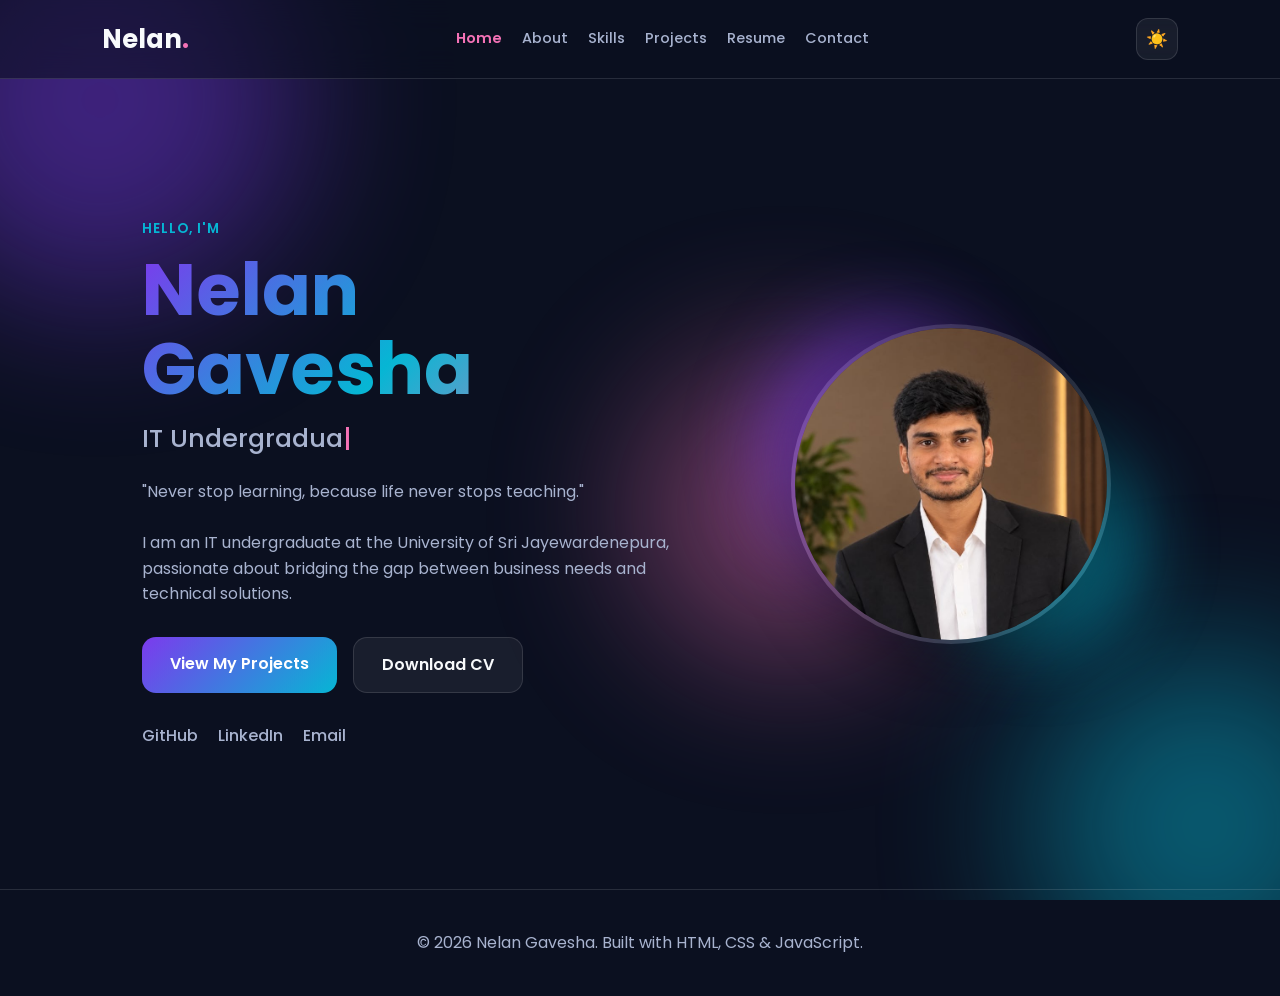
<file: index.html>
<!DOCTYPE html>
<html lang="en">
<head>
  <meta charset="UTF-8" />
  <meta name="viewport" content="width=device-width, initial-scale=1.0" />
  <title>Nelan Gavesha | Home</title>
  <link rel="icon" type="image/png" href="assets/favicon.png" />
  <link rel="stylesheet" href="style.css" />
  <link href="https://fonts.googleapis.com/css2?family=Poppins:wght@300;400;500;600;700&display=swap" rel="stylesheet">
</head>
<body>
  <div class="animated-bg"><span></span><span></span><span></span></div>

  <header class="header">
    <a href="index.html" class="logo">Nelan<span>.</span></a>
    <nav class="nav" id="nav">
      <a href="index.html" class="active">Home</a>
      <a href="about.html">About</a>
      <a href="skills.html">Skills</a>
      <a href="projects.html">Projects</a>
      <a href="resume.html">Resume</a>
      <a href="contact.html">Contact</a>
    </nav>
    <div class="header-actions">
      <button class="theme-toggle" id="themeToggle" aria-label="Toggle theme">☀️</button>
      <button class="menu-toggle" id="menuToggle" aria-label="Toggle menu">☰</button>
    </div>
  </header>

  <main>
    <section class="hero section">
      <div class="hero-content">
        <p class="eyebrow">Hello, I'm</p>
        <h1>Nelan Gavesha</h1>
        <h2><span id="typed-text"></span><span class="cursor">|</span></h2>
        <p class="hero-text">
          "Never stop learning, because life never stops teaching." <br><br>
          I am an IT undergraduate at the University of Sri Jayewardenepura, passionate about bridging the gap between business needs and technical solutions.
        </p>
        <div class="hero-buttons">
          <a href="projects.html" class="btn primary">View My Projects</a>
          <a href="assets/Nelan_Gavesha_CV.pdf" class="btn secondary" download>Download CV</a>
        </div>
        <div class="socials">
          <a href="https://github.com/Nelan-Gavesha" target="_blank" rel="noopener">GitHub</a>
          <a href="https://www.linkedin.com/in/nelan-gavesha-a868a5434" target="_blank" rel="noopener">LinkedIn</a>
          <a href="mailto:nelangavesha2004@gmail.com">Email</a>
        </div>
      </div>
      <div class="hero-visual">
        <div class="orb orb-1"></div>
        <div class="orb orb-2"></div>
        <img src="assets/profile.jpg" alt="Nelan Gavesha" class="profile-img" width="320" height="320">
      </div>
    </section>
  </main>

  <footer>
    <p>© <span id="year"></span> Nelan Gavesha. Built with HTML, CSS & JavaScript.</p>
  </footer>
  <script src="script.js"></script>
</body>
</html>
</file>
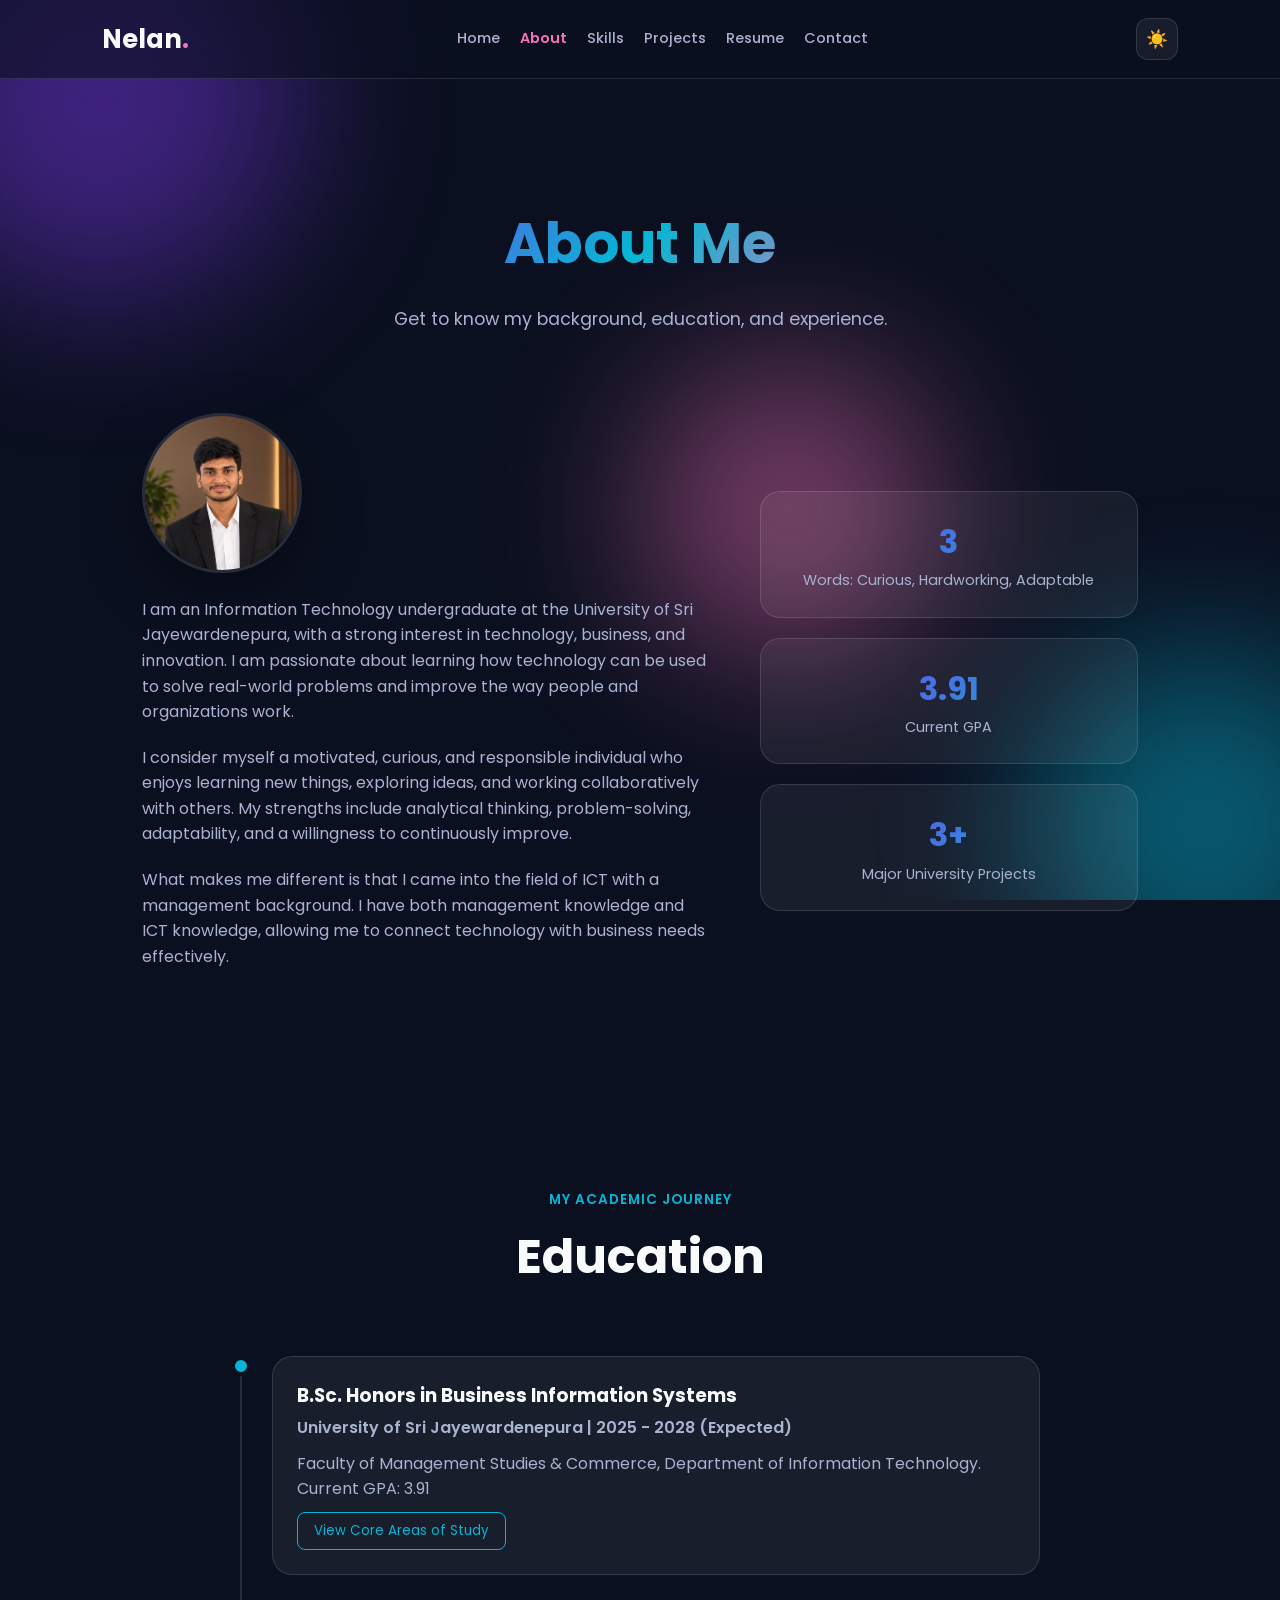
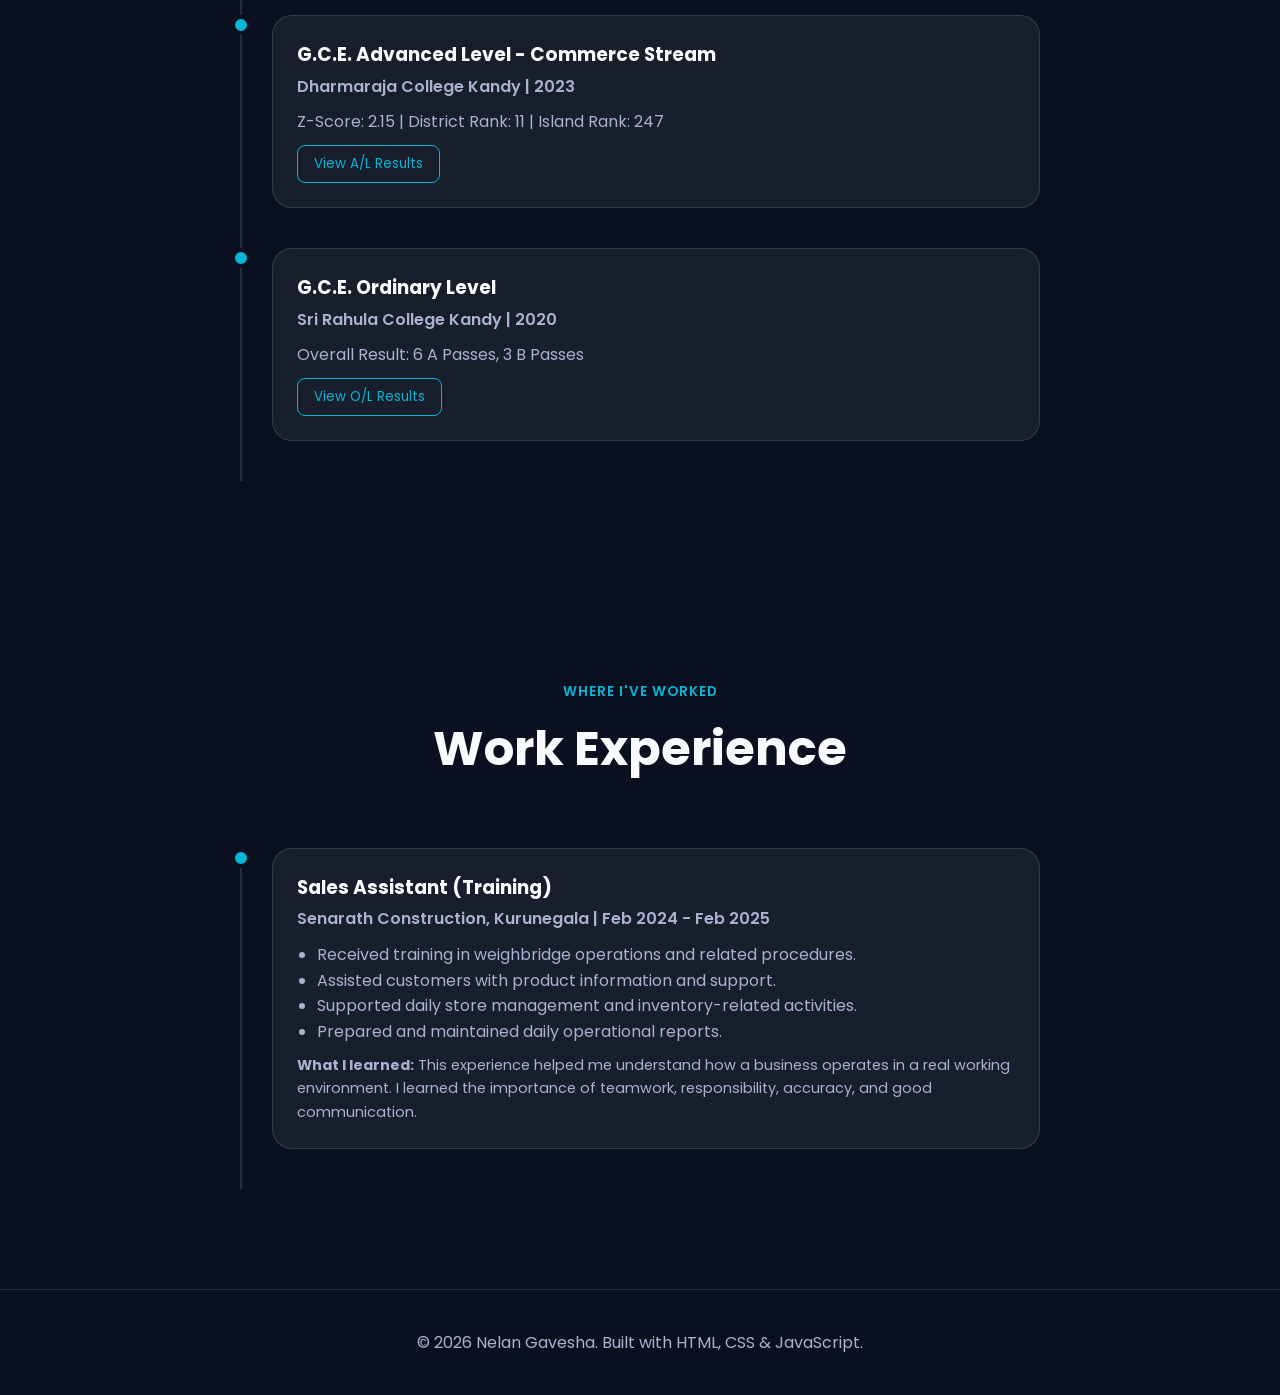
<file: about.html>
<!DOCTYPE html>
<html lang="en">
<head>
  <meta charset="UTF-8" />
  <meta name="viewport" content="width=device-width, initial-scale=1.0" />
  <title>Nelan Gavesha | About Me</title>
  <link rel="icon" type="image/png" href="assets/favicon.png" />
  <link rel="stylesheet" href="style.css" />
  <link href="https://fonts.googleapis.com/css2?family=Poppins:wght@300;400;500;600;700&display=swap" rel="stylesheet">
</head>
<body>
  <div class="animated-bg"><span></span><span></span><span></span></div>

  <header class="header">
    <a href="index.html" class="logo">Nelan<span>.</span></a>
    <nav class="nav" id="nav">
      <a href="index.html">Home</a>
      <a href="about.html" class="active">About</a>
      <a href="skills.html">Skills</a>
      <a href="projects.html">Projects</a>
      <a href="resume.html">Resume</a>
      <a href="contact.html">Contact</a>
    </nav>
    <div class="header-actions">
      <button class="theme-toggle" id="themeToggle" aria-label="Toggle theme">☀️</button>
      <button class="menu-toggle" id="menuToggle" aria-label="Toggle menu">☰</button>
    </div>
  </header>

  <main>
    <div class="page-header">
      <h1>About Me</h1>
      <p>Get to know my background, education, and experience.</p>
    </div>

    <section class="section section-inner reveal">
      <div class="about-grid">
        <div class="about-text">
          <img src="assets/profile.jpg" alt="Nelan Gavesha" class="about-photo" width="160" height="160" loading="lazy">
          <p>I am an Information Technology undergraduate at the University of Sri Jayewardenepura, with a strong interest in technology, business, and innovation. I am passionate about learning how technology can be used to solve real-world problems and improve the way people and organizations work.</p>
          <p>I consider myself a motivated, curious, and responsible individual who enjoys learning new things, exploring ideas, and working collaboratively with others. My strengths include analytical thinking, problem-solving, adaptability, and a willingness to continuously improve.</p>
          <p>What makes me different is that I came into the field of ICT with a management background. I have both management knowledge and ICT knowledge, allowing me to connect technology with business needs effectively.</p>
        </div>
        <div class="about-stats">
          <div class="stat"><strong>3</strong><span>Words: Curious, Hardworking, Adaptable</span></div>
          <div class="stat"><strong>3.91</strong><span>Current GPA</span></div>
          <div class="stat"><strong>3+</strong><span>Major University Projects</span></div>
        </div>
      </div>
    </section>

    <section class="section reveal">
      <div class="section-title">
        <p>My Academic Journey</p>
        <h2>Education</h2>
      </div>
      <div class="timeline">
        <div class="timeline-item">
          <div class="timeline-dot"></div>
          <div class="timeline-content">
            <h3>B.Sc. Honors in Business Information Systems</h3>
            <p class="company">University of Sri Jayewardenepura | 2025 - 2028 (Expected)</p>
            <p>Faculty of Management Studies & Commerce, Department of Information Technology. Current GPA: 3.91</p>
            <button class="accordion-btn">View Core Areas of Study</button>
            <div class="accordion-content">
              <ul>
                <li><strong>Core Business:</strong> Management, Accounting, Finance, Marketing, HRM.</li>
                <li><strong>Information Systems:</strong> ERP, MIS, IT Governance, Digital Transformation.</li>
                <li><strong>Systems Analysis & Design:</strong> Requirements engineering, SDLC, Workflow testing.</li>
                <li><strong>Data Skills:</strong> Database Management (SQL), Data Analysis, BI.</li>
                <li><strong>Programming:</strong> Web development, Basic programming, IT infrastructure.</li>
              </ul>
            </div>
          </div>
        </div>
        <div class="timeline-item">
          <div class="timeline-dot"></div>
          <div class="timeline-content">
            <h3>G.C.E. Advanced Level - Commerce Stream</h3>
            <p class="company">Dharmaraja College Kandy | 2023</p>
            <p>Z-Score: 2.15 | District Rank: 11 | Island Rank: 247</p>
            <button class="accordion-btn">View A/L Results</button>
            <div class="accordion-content">
              <ul>
                <li>Information & Communication Technology - <strong>A</strong></li>
                <li>Accounting - <strong>A</strong></li>
                <li>Business Studies - <strong>A</strong></li>
                <li>General English - <strong>A</strong></li>
              </ul>
            </div>
          </div>
        </div>
        <div class="timeline-item">
          <div class="timeline-dot"></div>
          <div class="timeline-content">
            <h3>G.C.E. Ordinary Level</h3>
            <p class="company">Sri Rahula College Kandy | 2020</p>
            <p>Overall Result: 6 A Passes, 3 B Passes</p>
            <button class="accordion-btn">View O/L Results</button>
            <div class="accordion-content">
              <ul>
                <li>Mathematics - <strong>A</strong></li>
                <li>Science - <strong>B</strong></li>
                <li>English Language - <strong>A</strong></li>
                <li>Sinhala - <strong>A</strong></li>
                <li>History - <strong>A</strong></li>
                <li>Buddhism - <strong>A</strong></li>
                <li>Civics - <strong>A</strong></li>
                <li>Western Music - <strong>B</strong></li>
                <li>ICT - <strong>B</strong></li>
              </ul>
            </div>
          </div>
        </div>
      </div>
    </section>

    <section class="section reveal">
      <div class="section-title">
        <p>Where I've worked</p>
        <h2>Work Experience</h2>
      </div>
      <div class="timeline">
        <div class="timeline-item">
          <div class="timeline-dot"></div>
          <div class="timeline-content">
            <h3>Sales Assistant (Training)</h3>
            <p class="company">Senarath Construction, Kurunegala | Feb 2024 - Feb 2025</p>
            <ul>
              <li>Received training in weighbridge operations and related procedures.</li>
              <li>Assisted customers with product information and support.</li>
              <li>Supported daily store management and inventory-related activities.</li>
              <li>Prepared and maintained daily operational reports.</li>
            </ul>
            <p class="learned"><strong>What I learned:</strong> This experience helped me understand how a business operates in a real working environment. I learned the importance of teamwork, responsibility, accuracy, and good communication.</p>
          </div>
        </div>
      </div>
    </section>
  </main>

  <footer>
    <p>© <span id="year"></span> Nelan Gavesha. Built with HTML, CSS & JavaScript.</p>
  </footer>
  <script src="script.js"></script>
</body>
</html>
</file>
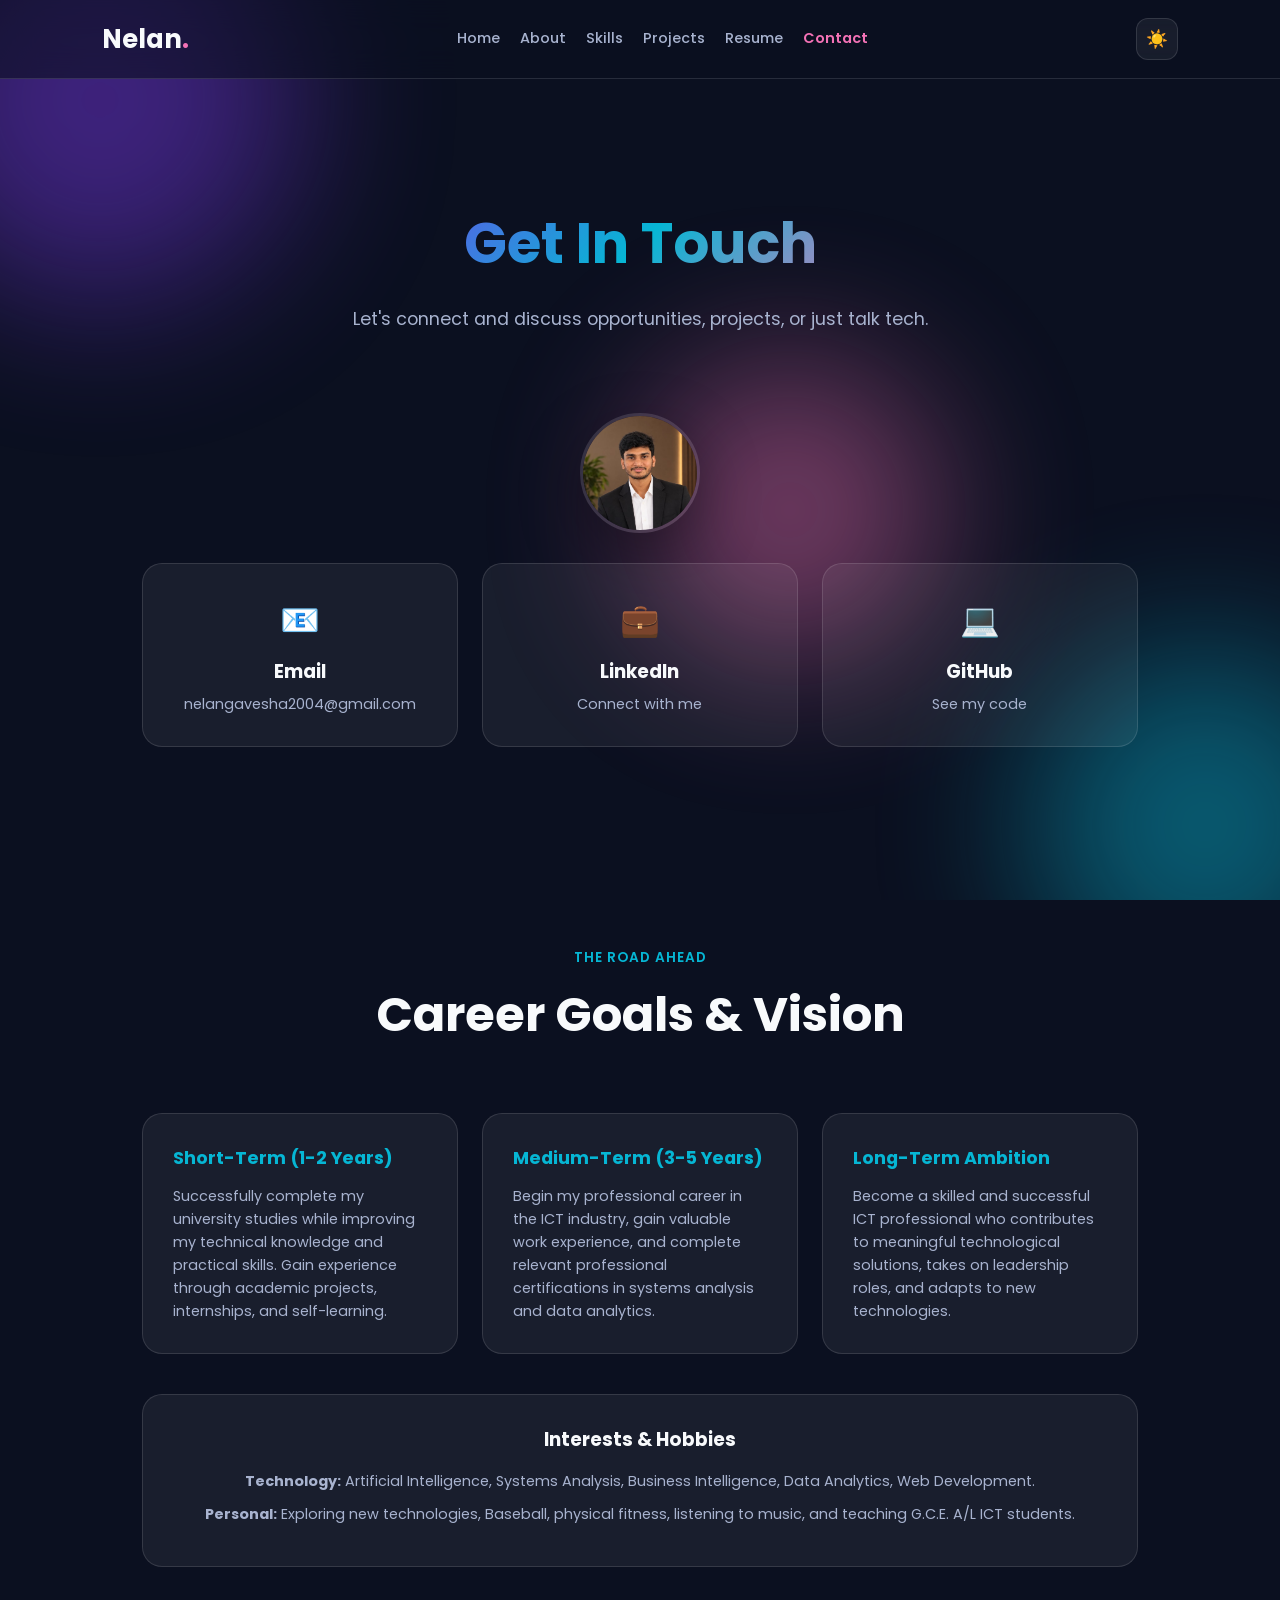
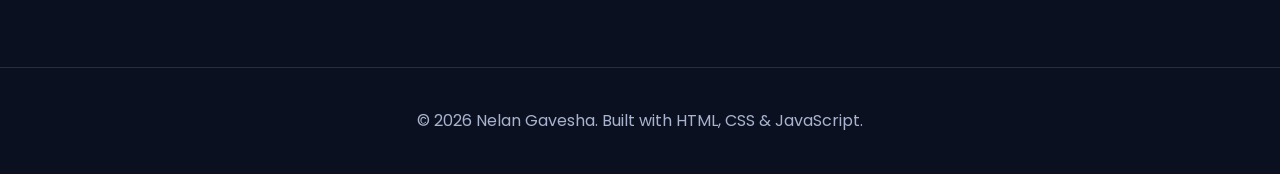
<file: contact.html>
<!DOCTYPE html>
<html lang="en">
<head>
  <meta charset="UTF-8" />
  <meta name="viewport" content="width=device-width, initial-scale=1.0" />
  <title>Nelan Gavesha | Contact & Vision</title>
  <link rel="icon" type="image/png" href="assets/favicon.png" />
  <link rel="stylesheet" href="style.css" />
  <link href="https://fonts.googleapis.com/css2?family=Poppins:wght@300;400;500;600;700&display=swap" rel="stylesheet">
</head>
<body>
  <div class="animated-bg"><span></span><span></span><span></span></div>

  <header class="header">
    <a href="index.html" class="logo">Nelan<span>.</span></a>
    <nav class="nav" id="nav">
      <a href="index.html">Home</a>
      <a href="about.html">About</a>
      <a href="skills.html">Skills</a>
      <a href="projects.html">Projects</a>
      <a href="resume.html">Resume</a>
      <a href="contact.html" class="active">Contact</a>
    </nav>
    <div class="header-actions">
      <button class="theme-toggle" id="themeToggle" aria-label="Toggle theme">☀️</button>
      <button class="menu-toggle" id="menuToggle" aria-label="Toggle menu">☰</button>
    </div>
  </header>

  <main>
    <div class="page-header">
      <h1>Get In Touch</h1>
      <p>Let's connect and discuss opportunities, projects, or just talk tech.</p>
    </div>

    <section class="section section-inner reveal">
      <img src="assets/profile.jpg" alt="Nelan Gavesha" class="contact-photo" width="120" height="120" loading="lazy">
      <div class="contact-grid">
        <a href="mailto:nelangavesha2004@gmail.com" class="contact-card">
          <span>📧</span><h3>Email</h3><p>nelangavesha2004@gmail.com</p>
        </a>
        <a href="https://www.linkedin.com/in/nelan-gavesha-a868a5434" target="_blank" rel="noopener" class="contact-card">
          <span>💼</span><h3>LinkedIn</h3><p>Connect with me</p>
        </a>
        <a href="https://github.com/Nelan-Gavesha" target="_blank" rel="noopener" class="contact-card">
          <span>💻</span><h3>GitHub</h3><p>See my code</p>
        </a>
      </div>
    </section>

    <section class="section reveal">
      <div class="section-title">
        <p>The road ahead</p>
        <h2>Career Goals & Vision</h2>
      </div>
      <div class="vision-grid">
        <div class="vision-card">
          <h3>Short-Term (1-2 Years)</h3>
          <p>Successfully complete my university studies while improving my technical knowledge and practical skills. Gain experience through academic projects, internships, and self-learning.</p>
        </div>
        <div class="vision-card">
          <h3>Medium-Term (3-5 Years)</h3>
          <p>Begin my professional career in the ICT industry, gain valuable work experience, and complete relevant professional certifications in systems analysis and data analytics.</p>
        </div>
        <div class="vision-card">
          <h3>Long-Term Ambition</h3>
          <p>Become a skilled and successful ICT professional who contributes to meaningful technological solutions, takes on leadership roles, and adapts to new technologies.</p>
        </div>
      </div>
      <div class="interests-box">
        <h3>Interests & Hobbies</h3>
        <p><strong>Technology:</strong> Artificial Intelligence, Systems Analysis, Business Intelligence, Data Analytics, Web Development.</p>
        <p><strong>Personal:</strong> Exploring new technologies, Baseball, physical fitness, listening to music, and teaching G.C.E. A/L ICT students.</p>
      </div>
    </section>
  </main>

  <footer>
    <p>© <span id="year"></span> Nelan Gavesha. Built with HTML, CSS & JavaScript.</p>
  </footer>
  <script src="script.js"></script>
</body>
</html>
</file>
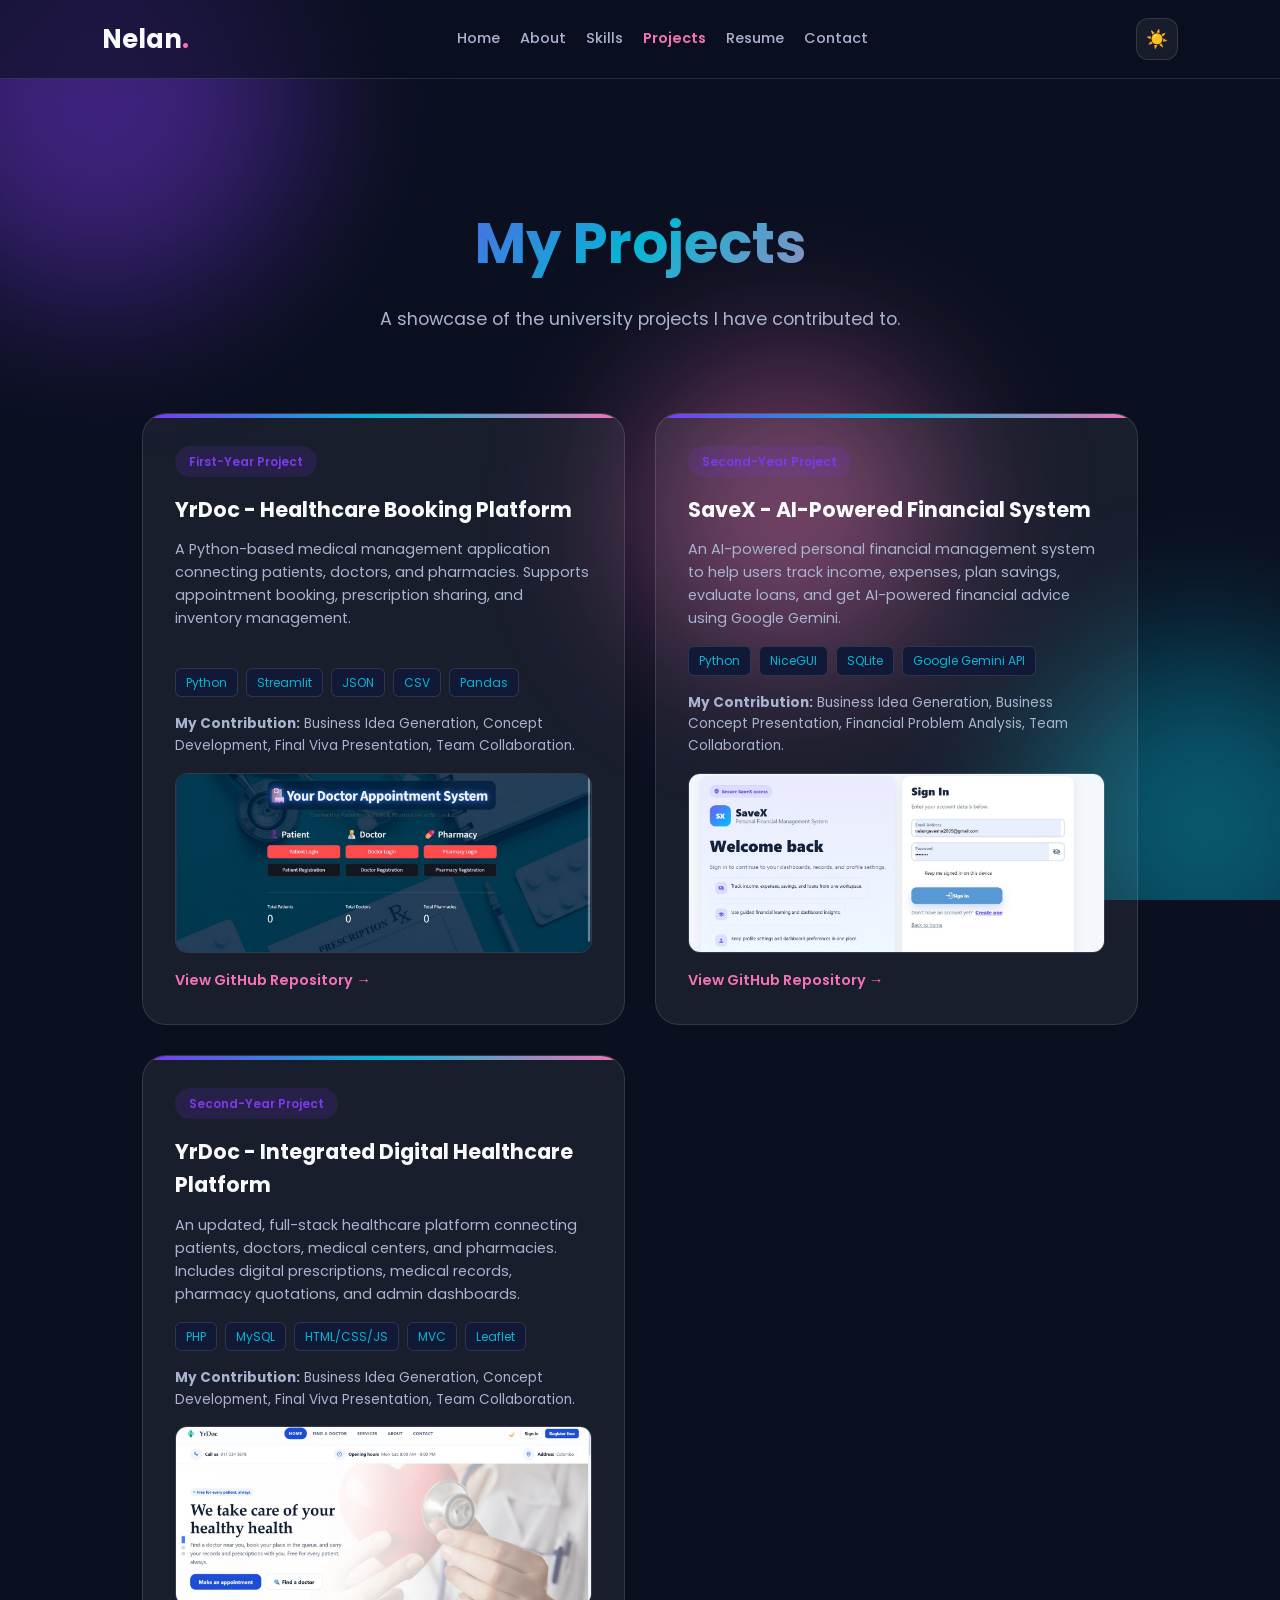
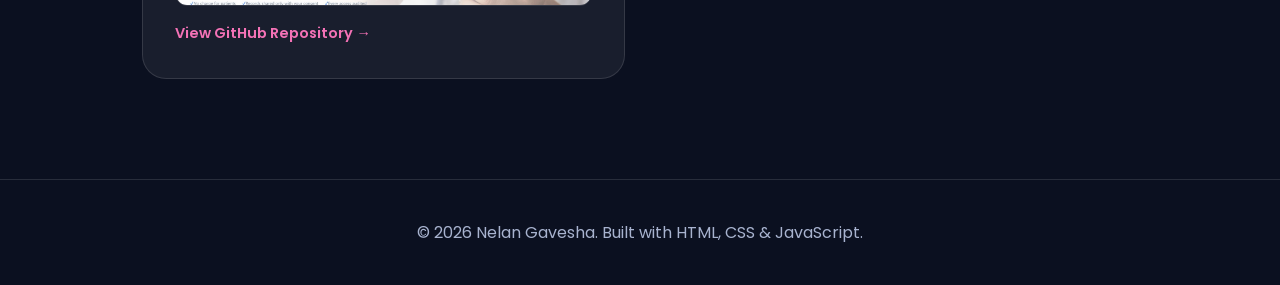
<file: projects.html>
<!DOCTYPE html>
<html lang="en">
<head>
  <meta charset="UTF-8" />
  <meta name="viewport" content="width=device-width, initial-scale=1.0" />
  <title>Nelan Gavesha | Projects</title>
  <link rel="icon" type="image/png" href="assets/favicon.png" />
  <link rel="stylesheet" href="style.css" />
  <link href="https://fonts.googleapis.com/css2?family=Poppins:wght@300;400;500;600;700&display=swap" rel="stylesheet">
</head>
<body>
  <div class="animated-bg"><span></span><span></span><span></span></div>

  <header class="header">
    <a href="index.html" class="logo">Nelan<span>.</span></a>
    <nav class="nav" id="nav">
      <a href="index.html">Home</a>
      <a href="about.html">About</a>
      <a href="skills.html">Skills</a>
      <a href="projects.html" class="active">Projects</a>
      <a href="resume.html">Resume</a>
      <a href="contact.html">Contact</a>
    </nav>
    <div class="header-actions">
      <button class="theme-toggle" id="themeToggle" aria-label="Toggle theme">☀️</button>
      <button class="menu-toggle" id="menuToggle" aria-label="Toggle menu">☰</button>
    </div>
  </header>

  <main>
    <div class="page-header">
      <h1>My Projects</h1>
      <p>A showcase of the university projects I have contributed to.</p>
    </div>

    <section class="section section-inner reveal">
      <div class="projects-grid">
        
        <!-- PROJECT 1 -->
        <article class="project-card">
          <div class="project-badge">First-Year Project</div>
          <h3>YrDoc - Healthcare Booking Platform</h3>
          <p class="project-desc">A Python-based medical management application connecting patients, doctors, and pharmacies. Supports appointment booking, prescription sharing, and inventory management.</p>
          <div class="project-tech">
            <span>Python</span><span>Streamlit</span><span>JSON</span><span>CSV</span><span>Pandas</span>
          </div>
          <p class="project-contrib"><strong>My Contribution:</strong> Business Idea Generation, Concept Development, Final Viva Presentation, Team Collaboration.</p>
          <a class="project-img-placeholder" href="assets/yrdoc1.jpg" target="_blank" rel="noopener" title="Click to view full size">
            <img src="assets/yrdoc1.jpg" alt="YrDoc Screenshot" loading="lazy">
          </a>
          <a href="https://github.com/Nelan-Gavesha/1st-year-2nd-sem.git" target="_blank" class="project-link">View GitHub Repository →</a>
        </article>

        <!-- PROJECT 2 -->
        <article class="project-card">
          <div class="project-badge">Second-Year Project</div>
          <h3>SaveX - AI-Powered Financial System</h3>
          <p class="project-desc">An AI-powered personal financial management system to help users track income, expenses, plan savings, evaluate loans, and get AI-powered financial advice using Google Gemini.</p>
          <div class="project-tech">
            <span>Python</span><span>NiceGUI</span><span>SQLite</span><span>Google Gemini API</span>
          </div>
          <p class="project-contrib"><strong>My Contribution:</strong> Business Idea Generation, Business Concept Presentation, Financial Problem Analysis, Team Collaboration.</p>
          <a class="project-img-placeholder" href="assets/savex.jpg" target="_blank" rel="noopener" title="Click to view full size">
            <img src="assets/savex.jpg" alt="SaveX Screenshot" loading="lazy">
          </a>
          <a href="https://github.com/Nelan-Gavesha/2nd-year-1st-sem.git" target="_blank" class="project-link">View GitHub Repository →</a>
        </article>

        <!-- PROJECT 3 -->
        <article class="project-card">
          <div class="project-badge">Second-Year Project</div>
          <h3>YrDoc - Integrated Digital Healthcare Platform</h3>
          <p class="project-desc">An updated, full-stack healthcare platform connecting patients, doctors, medical centers, and pharmacies. Includes digital prescriptions, medical records, pharmacy quotations, and admin dashboards.</p>
          <div class="project-tech">
            <span>PHP</span><span>MySQL</span><span>HTML/CSS/JS</span><span>MVC</span><span>Leaflet</span>
          </div>
          <p class="project-contrib"><strong>My Contribution:</strong> Business Idea Generation, Concept Development, Final Viva Presentation, Team Collaboration.</p>
          <a class="project-img-placeholder" href="assets/yrdoc2.jpg" target="_blank" rel="noopener" title="Click to view full size">
            <img src="assets/yrdoc2.jpg" alt="YrDoc Updated Screenshot" loading="lazy">
          </a>
          <a href="https://github.com/Nelan-Gavesha/2nd-Year-2nd-Sem.git" target="_blank" class="project-link">View GitHub Repository →</a>
        </article>
      </div>
    </section>
  </main>

  <footer>
    <p>© <span id="year"></span> Nelan Gavesha. Built with HTML, CSS & JavaScript.</p>
  </footer>
  <script src="script.js"></script>
</body>
</html>
</file>
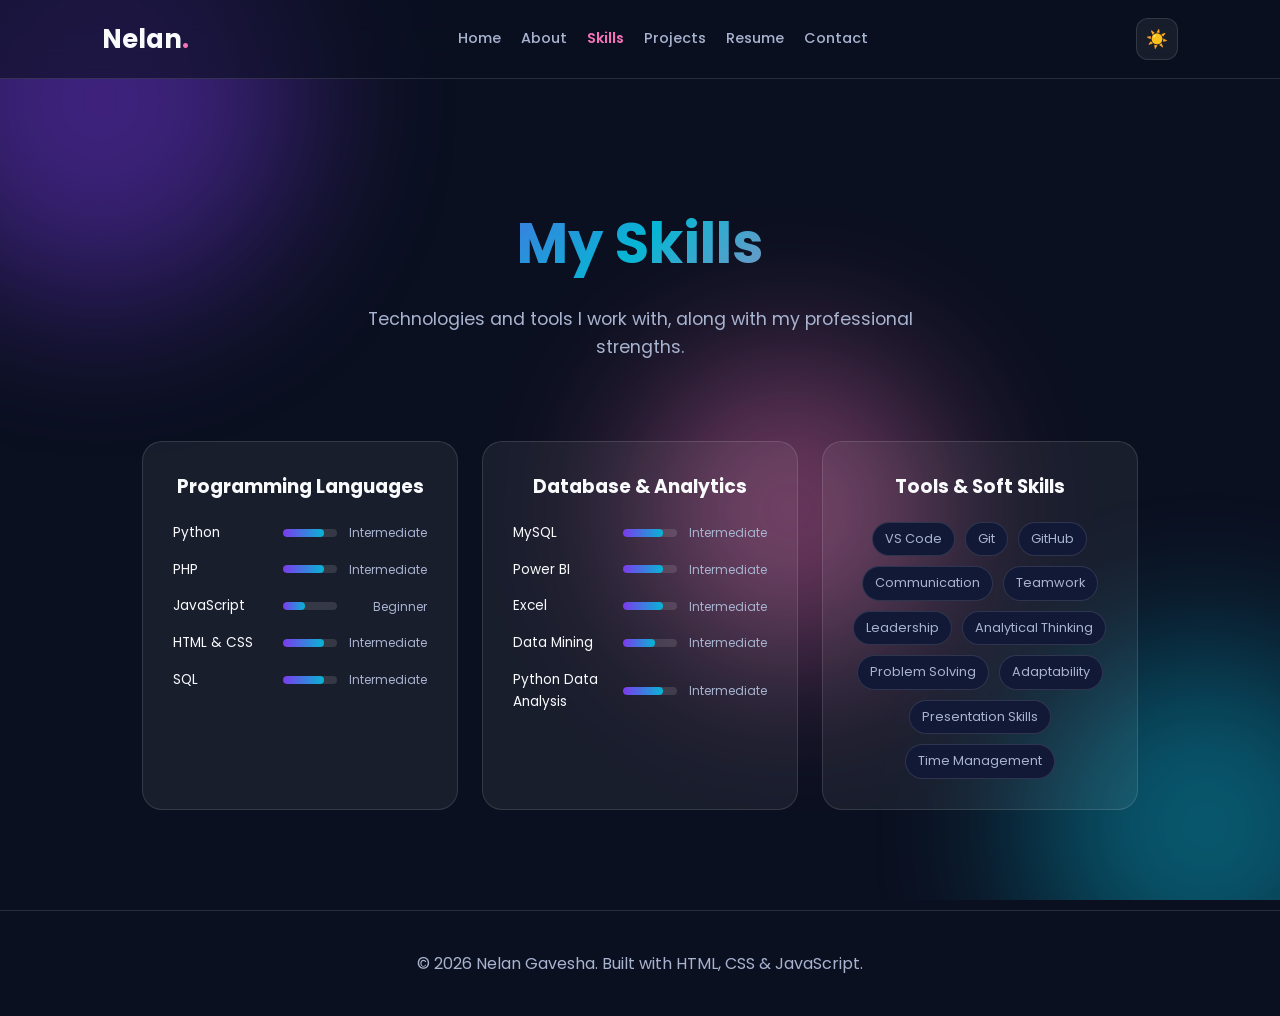
<file: skills.html>
<!DOCTYPE html>
<html lang="en">
<head>
  <meta charset="UTF-8" />
  <meta name="viewport" content="width=device-width, initial-scale=1.0" />
  <title>Nelan Gavesha | Skills</title>
  <link rel="icon" type="image/png" href="assets/favicon.png" />
  <link rel="stylesheet" href="style.css" />
  <link href="https://fonts.googleapis.com/css2?family=Poppins:wght@300;400;500;600;700&display=swap" rel="stylesheet">
</head>
<body>
  <div class="animated-bg"><span></span><span></span><span></span></div>

  <header class="header">
    <a href="index.html" class="logo">Nelan<span>.</span></a>
    <nav class="nav" id="nav">
      <a href="index.html">Home</a>
      <a href="about.html">About</a>
      <a href="skills.html" class="active">Skills</a>
      <a href="projects.html">Projects</a>
      <a href="resume.html">Resume</a>
      <a href="contact.html">Contact</a>
    </nav>
    <div class="header-actions">
      <button class="theme-toggle" id="themeToggle" aria-label="Toggle theme">☀️</button>
      <button class="menu-toggle" id="menuToggle" aria-label="Toggle menu">☰</button>
    </div>
  </header>

  <main>
    <div class="page-header">
      <h1>My Skills</h1>
      <p>Technologies and tools I work with, along with my professional strengths.</p>
    </div>

    <section class="section section-inner reveal">
      <div class="skills-grid">
        <div class="skill-card">
          <h3>Programming Languages</h3>
          <div class="skill-bar"><span>Python</span><div class="progress"><div class="progress-fill" style="width: 75%;"></div></div><span class="level">Intermediate</span></div>
          <div class="skill-bar"><span>PHP</span><div class="progress"><div class="progress-fill" style="width: 75%;"></div></div><span class="level">Intermediate</span></div>
          <div class="skill-bar"><span>JavaScript</span><div class="progress"><div class="progress-fill" style="width: 40%;"></div></div><span class="level">Beginner</span></div>
          <div class="skill-bar"><span>HTML & CSS</span><div class="progress"><div class="progress-fill" style="width: 75%;"></div></div><span class="level">Intermediate</span></div>
          <div class="skill-bar"><span>SQL</span><div class="progress"><div class="progress-fill" style="width: 75%;"></div></div><span class="level">Intermediate</span></div>
        </div>
        <div class="skill-card">
          <h3>Database & Analytics</h3>
          <div class="skill-bar"><span>MySQL</span><div class="progress"><div class="progress-fill" style="width: 75%;"></div></div><span class="level">Intermediate</span></div>
          <div class="skill-bar"><span>Power BI</span><div class="progress"><div class="progress-fill" style="width: 75%;"></div></div><span class="level">Intermediate</span></div>
          <div class="skill-bar"><span>Excel</span><div class="progress"><div class="progress-fill" style="width: 75%;"></div></div><span class="level">Intermediate</span></div>
          <div class="skill-bar"><span>Data Mining</span><div class="progress"><div class="progress-fill" style="width: 60%;"></div></div><span class="level">Intermediate</span></div>
          <div class="skill-bar"><span>Python Data Analysis</span><div class="progress"><div class="progress-fill" style="width: 75%;"></div></div><span class="level">Intermediate</span></div>
        </div>
        <div class="skill-card">
          <h3>Tools & Soft Skills</h3>
          <div class="skill-tags">
            <span>VS Code</span><span>Git</span><span>GitHub</span>
            <span>Communication</span><span>Teamwork</span><span>Leadership</span>
            <span>Analytical Thinking</span><span>Problem Solving</span><span>Adaptability</span>
            <span>Presentation Skills</span><span>Time Management</span>
          </div>
        </div>
      </div>
    </section>
  </main>

  <footer>
    <p>© <span id="year"></span> Nelan Gavesha. Built with HTML, CSS & JavaScript.</p>
  </footer>
  <script src="script.js"></script>
</body>
</html>
</file>
<file: style.css>
/* =========================================================
   NELAN GAVESHA — PORTFOLIO STYLESHEET
   1. Root Variables
   2. Base / Reset
   3. Header & Navigation
   4. Section Framework
   5. Hero
   6. About
   7. Timeline (Education & Experience)
   8. Skills
   9. Projects
   10. Vision & Interests
   11. Contact
   12. Footer
   13. Reveal Animation
   14. CV BUILDER — Control Panel & Preview (+ accent swatches)
   15. CV DOCUMENT (A4) — Shared Base
   16. CV GENERAL FORMAT (two-column, visual)
   17. CV ATS FORMAT (single column, plain text)
   18. Responsive
   19. Print Safety
   ========================================================= */

/* =========================================
   1. ROOT VARIABLES
   ========================================= */
:root {
  --bg: #0b1020;
  --bg-soft: #121936;
  --text: #f8fafc;
  --muted: #a8b3cf;
  --primary: #7c3aed;
  --secondary: #06b6d4;
  --accent: #f472b6;
  --card: rgba(255, 255, 255, 0.06);
  --border: rgba(255, 255, 255, 0.12);
  --shadow: 0 20px 60px rgba(0, 0, 0, 0.35);
}

body.light {
  --bg: #f8fafc;
  --bg-soft: #ffffff;
  --text: #0f172a;
  --muted: #475569;
  --primary: #6d28d9;
  --secondary: #0891b2;
  --accent: #db2777;
  --card: rgba(15, 23, 42, 0.04);
  --border: rgba(15, 23, 42, 0.1);
  --shadow: 0 20px 60px rgba(15, 23, 42, 0.12);
}

/* =========================================
   2. BASE / RESET
   ========================================= */
* { margin: 0; padding: 0; box-sizing: border-box; }
html { scroll-behavior: smooth; }

body {
  font-family: 'Poppins', sans-serif;
  background: var(--bg);
  color: var(--text);
  line-height: 1.6;
  overflow-x: hidden;
  transition: background 0.3s, color 0.3s;
}

.animated-bg { position: fixed; inset: 0; z-index: -1; overflow: hidden; }
.animated-bg span {
  position: absolute; border-radius: 50%; filter: blur(80px);
  opacity: 0.45; animation: float 12s ease-in-out infinite;
}
.animated-bg span:nth-child(1) { width: 400px; height: 400px; background: var(--primary); top: -100px; left: -100px; }
.animated-bg span:nth-child(2) { width: 350px; height: 350px; background: var(--secondary); bottom: -100px; right: -100px; animation-delay: -4s; }
.animated-bg span:nth-child(3) { width: 300px; height: 300px; background: var(--accent); top: 40%; left: 50%; animation-delay: -8s; }

@keyframes float {
  0%, 100% { transform: translate(0, 0) scale(1); }
  50% { transform: translate(40px, -40px) scale(1.1); }
}

/* =========================================
   3. HEADER & NAV
   ========================================= */
.header {
  position: sticky; top: 0; z-index: 100;
  display: flex; justify-content: space-between; align-items: center;
  padding: 18px 8%;
  backdrop-filter: blur(16px);
  background: rgba(11, 16, 32, 0.6);
  border-bottom: 1px solid var(--border);
}
body.light .header { background: rgba(248, 250, 252, 0.7); }

.logo { font-size: 1.6rem; font-weight: 700; color: var(--text); text-decoration: none; }
.logo span { color: var(--accent); }

.nav { display: flex; gap: 20px; }
.nav a {
  color: var(--muted); text-decoration: none; font-weight: 500;
  font-size: 0.9rem; transition: color 0.2s;
}
.nav a:hover { color: var(--text); }
.nav a.active { color: var(--accent); font-weight: 600; }

.header-actions { display: flex; gap: 10px; align-items: center; }
.theme-toggle, .menu-toggle {
  background: var(--card); border: 1px solid var(--border);
  color: var(--text); width: 42px; height: 42px;
  border-radius: 12px; cursor: pointer; font-size: 1.1rem;
}
.menu-toggle { display: none; }

/* =========================================
   4. SECTION FRAMEWORK
   ========================================= */
.section { padding: 100px 8%; max-width: 1200px; margin: 0 auto; }
.section-inner { padding-top: 20px; }

.page-header {
  text-align: center; padding: 120px 8% 60px 8%;
  max-width: 800px; margin: 0 auto;
}
.page-header h1 {
  font-size: clamp(2.5rem, 5vw, 3.5rem);
  background: linear-gradient(135deg, var(--primary), var(--secondary), var(--accent));
  -webkit-background-clip: text; -webkit-text-fill-color: transparent;
  margin-bottom: 16px;
}
.page-header p { color: var(--muted); font-size: 1.1rem; }

.section-title { text-align: center; margin-bottom: 60px; }
.section-title p {
  color: var(--secondary); font-weight: 600;
  text-transform: uppercase; letter-spacing: 1px; font-size: 0.85rem;
}
.section-title h2 { font-size: clamp(2rem, 4vw, 3rem); margin-top: 8px; }

/* =========================================
   5. HERO
   ========================================= */
.hero {
  display: grid; grid-template-columns: 1.2fr 0.8fr;
  gap: 60px; align-items: center; min-height: 90vh;
}
.eyebrow {
  color: var(--secondary); font-weight: 600;
  letter-spacing: 1px; text-transform: uppercase; font-size: 0.85rem;
}
.hero h1 {
  font-size: clamp(2.8rem, 6vw, 4.5rem); line-height: 1.1; margin: 10px 0;
  background: linear-gradient(135deg, var(--primary), var(--secondary), var(--accent));
  -webkit-background-clip: text; -webkit-text-fill-color: transparent;
}
.hero h2 {
  font-size: clamp(1.2rem, 2.5vw, 1.6rem);
  color: var(--muted); font-weight: 500; margin-bottom: 20px; min-height: 40px;
}
.cursor { animation: blink 0.7s infinite; color: var(--accent); }
@keyframes blink { 0%, 100% { opacity: 1; } 50% { opacity: 0; } }

.hero-text { color: var(--muted); max-width: 550px; margin-bottom: 30px; }
.hero-buttons { display: flex; gap: 16px; flex-wrap: wrap; margin-bottom: 30px; }

.btn {
  display: inline-block; padding: 14px 28px; border-radius: 14px;
  text-decoration: none; font-weight: 600;
  transition: transform 0.2s, box-shadow 0.2s;
}
.btn:hover { transform: translateY(-3px); box-shadow: var(--shadow); }
.btn.primary { background: linear-gradient(135deg, var(--primary), var(--secondary)); color: white; }
.btn.secondary { background: var(--card); color: var(--text); border: 1px solid var(--border); }

.socials { display: flex; gap: 20px; }
.socials a {
  color: var(--muted); text-decoration: none; font-weight: 500;
  border-bottom: 2px solid transparent;
  transition: color 0.2s, border-color 0.2s;
}
.socials a:hover { color: var(--accent); border-color: var(--accent); }

.hero-visual { position: relative; display: flex; justify-content: center; align-items: center; }
.orb { position: absolute; border-radius: 50%; filter: blur(40px); opacity: 0.6; }
.orb-1 { width: 250px; height: 250px; background: var(--primary); top: 0; left: 0; }
.orb-2 { width: 200px; height: 200px; background: var(--secondary); bottom: 0; right: 0; }
.profile-img {
  width: 320px; height: 320px; object-fit: cover; border-radius: 50%;
  border: 4px solid var(--border); box-shadow: var(--shadow);
  position: relative; z-index: 2;
}

/* =========================================
   6. ABOUT
   ========================================= */
.about-grid { display: grid; grid-template-columns: 1.5fr 1fr; gap: 50px; align-items: center; }
.about-text p { color: var(--muted); margin-bottom: 20px; }
.about-stats { display: grid; gap: 20px; }
.stat {
  background: var(--card); border: 1px solid var(--border);
  border-radius: 20px; padding: 24px; text-align: center;
  transition: transform 0.3s;
}
.stat:hover { transform: translateY(-5px); }
.stat strong {
  display: block; font-size: 2rem;
  background: linear-gradient(135deg, var(--primary), var(--secondary));
  -webkit-background-clip: text; -webkit-text-fill-color: transparent;
}
.stat span { color: var(--muted); font-size: 0.9rem; }

/* =========================================
   7. TIMELINE
   ========================================= */
.timeline {
  position: relative; max-width: 800px; margin: 0 auto;
  padding-left: 30px; border-left: 2px solid var(--border);
}
.timeline-item { position: relative; padding-bottom: 40px; }
.timeline-dot {
  position: absolute; left: -41px; top: 0; width: 20px; height: 20px;
  border-radius: 50%; background: var(--secondary);
  border: 4px solid var(--bg);
}
.timeline-content {
  background: var(--card); border: 1px solid var(--border);
  border-radius: 20px; padding: 24px;
}
.timeline-content h3 { margin-bottom: 4px; }
.company { color: var(--secondary); font-weight: 600; margin-bottom: 10px; }
.timeline-content ul { margin-left: 20px; margin-bottom: 10px; color: var(--muted); }
.timeline-content p { color: var(--muted); }
.learned { margin-top: 10px; font-size: 0.9rem; }

.accordion-btn {
  background: transparent; border: 1px solid var(--secondary);
  color: var(--secondary); padding: 8px 16px; border-radius: 8px;
  cursor: pointer; margin-top: 10px; font-family: inherit; transition: 0.3s;
}
.accordion-btn:hover { background: var(--secondary); color: var(--bg); }
.accordion-content {
  display: none; margin-top: 15px; padding-top: 15px;
  border-top: 1px solid var(--border);
}
.accordion-content.active { display: block; }
.accordion-content ul { margin-left: 20px; color: var(--muted); font-size: 0.9rem; }

/* =========================================
   8. SKILLS
   ========================================= */
.skills-grid {
  display: grid; grid-template-columns: repeat(auto-fit, minmax(300px, 1fr));
  gap: 24px;
}
.skill-card {
  background: var(--card); border: 1px solid var(--border);
  border-radius: 20px; padding: 30px; transition: transform 0.3s;
}
.skill-card:hover { transform: translateY(-5px); }
.skill-card h3 { margin-bottom: 20px; text-align: center; color: var(--text); }

.skill-bar {
  display: flex; align-items: center; justify-content: space-between;
  margin-bottom: 15px; font-size: 0.85rem;
}
.skill-bar span:first-child { width: 100px; }
.progress {
  flex-grow: 1; height: 8px; background: var(--border);
  border-radius: 4px; margin: 0 10px; overflow: hidden;
}
.progress-fill {
  height: 100%;
  background: linear-gradient(90deg, var(--primary), var(--secondary));
  border-radius: 4px;
}
.level { width: 80px; text-align: right; color: var(--muted); font-size: 0.75rem; }

.skill-tags { display: flex; flex-wrap: wrap; gap: 10px; justify-content: center; }
.skill-tags span {
  background: var(--bg-soft); border: 1px solid var(--border);
  padding: 6px 12px; border-radius: 20px;
  font-size: 0.8rem; color: var(--muted);
}

/* =========================================
   9. PROJECTS
   ========================================= */
.projects-grid {
  display: grid; grid-template-columns: repeat(auto-fit, minmax(320px, 1fr));
  gap: 30px;
}
.project-card {
  background: var(--card); border: 1px solid var(--border);
  border-radius: 24px; padding: 32px;
  transition: transform 0.3s, box-shadow 0.3s;
  position: relative; overflow: hidden;
  display: flex; flex-direction: column;
}
.project-card::before {
  content: ''; position: absolute; top: 0; left: 0;
  width: 100%; height: 4px;
  background: linear-gradient(90deg, var(--primary), var(--secondary), var(--accent));
}
.project-card:hover { transform: translateY(-8px); box-shadow: var(--shadow); }
.project-badge {
  display: inline-block; background: rgba(124, 58, 237, 0.15);
  color: var(--primary); padding: 6px 14px; border-radius: 999px;
  font-size: 0.75rem; font-weight: 600; margin-bottom: 16px;
  align-self: flex-start;
}
.project-card h3 { font-size: 1.3rem; margin-bottom: 12px; }
.project-desc { color: var(--muted); margin-bottom: 16px; font-size: 0.9rem; flex-grow: 1; }
.project-tech { display: flex; flex-wrap: wrap; gap: 8px; margin-bottom: 16px; }
.project-tech span {
  background: var(--bg-soft); border: 1px solid var(--border);
  padding: 4px 10px; border-radius: 6px;
  font-size: 0.75rem; color: var(--secondary);
}
.project-contrib { font-size: 0.85rem; color: var(--muted); margin-bottom: 16px; }
.project-img-placeholder {
  width: 100%; height: 180px; border-radius: 12px;
  overflow: hidden; margin-bottom: 16px; border: 1px solid var(--border);
}
.project-img-placeholder img { width: 100%; height: 100%; object-fit: cover; }
.project-link {
  color: var(--accent); text-decoration: none;
  font-weight: 600; font-size: 0.9rem; margin-top: auto;
}
.project-link:hover { text-decoration: underline; }

.about-photo, .contact-photo {
  display: block; object-fit: cover; border-radius: 50%;
  border: 3px solid var(--border); box-shadow: var(--shadow);
}
.about-photo { width: 160px; height: 160px; margin-bottom: 24px; }
.contact-photo { width: 120px; height: 120px; margin: 0 auto 30px; }
.project-img-placeholder { display: block; }
.project-img-placeholder img { transition: transform 0.4s; }
.project-img-placeholder:hover img { transform: scale(1.05); }

/* =========================================
   10. VISION & INTERESTS
   ========================================= */
.vision-grid {
  display: grid; grid-template-columns: repeat(auto-fit, minmax(280px, 1fr));
  gap: 24px; margin-bottom: 40px;
}
.vision-card {
  background: var(--card); border: 1px solid var(--border);
  border-radius: 20px; padding: 30px; transition: transform 0.3s;
}
.vision-card:hover { transform: translateY(-5px); border-color: var(--primary); }
.vision-card h3 { color: var(--secondary); margin-bottom: 12px; font-size: 1.1rem; }
.vision-card p { color: var(--muted); font-size: 0.9rem; }

.interests-box {
  background: var(--card); border: 1px solid var(--border);
  border-radius: 20px; padding: 30px; text-align: center;
}
.interests-box h3 { margin-bottom: 15px; }
.interests-box p { color: var(--muted); font-size: 0.9rem; margin-bottom: 10px; }

/* =========================================
   11. CONTACT
   ========================================= */
.contact-grid {
  display: grid; grid-template-columns: repeat(auto-fit, minmax(220px, 1fr));
  gap: 24px;
}
.contact-card {
  background: var(--card); border: 1px solid var(--border);
  border-radius: 20px; padding: 30px; text-align: center;
  text-decoration: none; color: var(--text);
  transition: transform 0.3s, border-color 0.3s;
}
.contact-card:hover { transform: translateY(-8px); border-color: var(--accent); }
.contact-card span { font-size: 2rem; }
.contact-card h3 { margin: 12px 0 6px; }
.contact-card p { color: var(--muted); font-size: 0.9rem; }

/* =========================================
   12. FOOTER
   ========================================= */
footer {
  text-align: center; padding: 40px 8%;
  color: var(--muted); border-top: 1px solid var(--border);
}

/* =========================================
   13. REVEAL
   ========================================= */
.reveal { opacity: 0; transform: translateY(40px); transition: opacity 0.8s ease, transform 0.8s ease; }
.reveal.active { opacity: 1; transform: translateY(0); }

/* =========================================
   14. CV BUILDER — Control Panel & Preview
   ========================================= */
.resume-builder-container {
  display: grid;
  grid-template-columns: 320px 1fr;
  gap: 40px;
  max-width: 1200px;
  margin: 0 auto;
  padding: 40px 8% 100px 8%;
}

.controls-panel {
  background: var(--card);
  border: 1px solid var(--border);
  border-radius: 20px;
  padding: 30px;
  height: fit-content;
  position: sticky;
  top: 100px;
}

.controls-panel h3 {
  margin-bottom: 16px;
  font-size: 1.1rem;
  border-bottom: 1px solid var(--border);
  padding-bottom: 10px;
  color: var(--text);
}

.control-group { margin-bottom: 24px; }

.checkbox-group { display: flex; flex-direction: column; gap: 10px; }

.checkbox-item {
  display: flex; align-items: center; gap: 10px;
  cursor: pointer; font-size: 0.88rem; color: var(--muted);
  transition: color 0.2s;
}
.checkbox-item:hover { color: var(--text); }
.checkbox-item input[type="checkbox"] {
  accent-color: var(--primary); width: 17px; height: 17px; cursor: pointer;
}

.radio-group { display: flex; flex-direction: column; gap: 10px; }
.radio-item {
  display: flex; align-items: center; gap: 8px;
  cursor: pointer; font-size: 0.88rem; color: var(--muted);
}
.radio-item input[type="radio"] {
  accent-color: var(--primary); width: 17px; height: 17px; cursor: pointer;
}

.hint {
  margin-top: 10px; font-size: 0.78rem;
  color: var(--muted); font-style: italic; line-height: 1.4;
}

.preview-area { display: flex; flex-direction: column; align-items: center; }
.preview-toolbar {
  width: 100%; display: flex; justify-content: flex-end; margin-bottom: 20px;
}

.btn-download {
  background: linear-gradient(135deg, var(--primary), var(--secondary));
  color: white; border: none; padding: 14px 28px;
  border-radius: 12px; font-weight: 600; font-family: inherit;
  cursor: pointer; display: flex; align-items: center; gap: 10px;
  transition: transform 0.2s, box-shadow 0.2s;
}
.btn-download:hover { transform: translateY(-3px); box-shadow: var(--shadow); }

/* ---------- 14b. Accent colour swatches (General format) ---------- */
.swatches { display: flex; gap: 12px; }
.swatch {
  width: 30px; height: 30px; border-radius: 50%; border: 0; cursor: pointer;
  outline: 2px solid var(--border); outline-offset: 3px;
  transition: transform 0.2s, outline-color 0.2s;
}
.swatch:hover { transform: scale(1.12); }
.swatch.active { outline-color: var(--accent); }
.swatch[data-accent="ocean"]   { background: linear-gradient(135deg, #1e3a5f, #0e7490); }
.swatch[data-accent="violet"]  { background: linear-gradient(135deg, #4c1d95, #7c3aed); }
.swatch[data-accent="emerald"] { background: linear-gradient(135deg, #064e3b, #059669); }
.swatch[data-accent="rose"]    { background: linear-gradient(135deg, #881337, #e11d48); }

/* =========================================
   15. CV DOCUMENT (A4) — Shared Base
   ========================================= */
#resume-preview {
  width: 100%;
  max-width: 794px;
  min-height: 1123px;
  background: #ffffff;
  color: #1f2937;
  border-radius: 4px;
  box-shadow: 0 15px 50px rgba(0, 0, 0, 0.35);
  overflow: hidden;
  font-family: 'Inter', 'Poppins', -apple-system, sans-serif;
  font-size: 11pt;
  line-height: 1.5;
  transition: all 0.3s ease;
}

#resume-preview a { color: inherit; text-decoration: none; }

/* Decorative elements: hidden by default, General format switches them on */
#resume-preview .cv-avatar,
#resume-preview .cv-highlights,
#resume-preview .cv-ico { display: none; }

#resume-preview .cv-header { padding: 34px 40px 24px 40px; }

#resume-preview .cv-header h1 {
  font-size: 26pt; font-weight: 700; letter-spacing: -0.5px;
  line-height: 1.1; margin-bottom: 4px;
}

#resume-preview .cv-header .cv-title {
  font-size: 11pt; font-weight: 500; letter-spacing: 0.5px;
  text-transform: uppercase; margin-bottom: 12px;
}

#resume-preview .cv-header .cv-contacts {
  display: flex; flex-wrap: wrap; gap: 6px 18px;
  font-size: 9pt; line-height: 1.5;
}
#resume-preview .cv-header .cv-contacts span {
  display: inline-flex; align-items: center; gap: 5px; white-space: nowrap;
}

#resume-preview .cv-body { padding: 0 40px 40px 40px; }

#resume-preview .cv-section { margin-bottom: 22px; }
#resume-preview .cv-section h2 {
  font-size: 10.5pt; font-weight: 700; letter-spacing: 1.6px;
  text-transform: uppercase; padding-bottom: 6px; margin-bottom: 12px;
  break-after: avoid;
}

#resume-preview .cv-item { margin-bottom: 16px; break-inside: avoid; }
#resume-preview .cv-item:last-child { margin-bottom: 0; }

#resume-preview .cv-item-head {
  display: flex; justify-content: space-between;
  align-items: baseline; gap: 12px; margin-bottom: 2px;
}
#resume-preview .cv-item-head h3 {
  font-size: 11pt; font-weight: 600; line-height: 1.3;
}
#resume-preview .cv-item-date {
  font-size: 9pt; font-weight: 500; white-space: nowrap;
  font-variant-numeric: tabular-nums;
}
#resume-preview .cv-item-sub { font-size: 10pt; font-weight: 500; margin-bottom: 3px; }
#resume-preview .cv-item-meta { font-size: 9.5pt; margin-bottom: 6px; }
#resume-preview .cv-item-detail { font-size: 10pt; line-height: 1.5; }

#resume-preview ul { list-style: none; padding-left: 0; margin-top: 6px; }
#resume-preview ul li {
  position: relative; padding-left: 16px;
  font-size: 10pt; line-height: 1.5; margin-bottom: 4px;
}
#resume-preview ul li::before {
  content: ''; position: absolute; left: 2px; top: 8px;
  width: 5px; height: 5px; border-radius: 50%;
  background: currentColor; opacity: 0.7;
}

/* =========================================
   16. CV GENERAL FORMAT — Modern, Visual, Two-Column
   Accent colours come from 4 variables so the
   swatches can re-theme the whole CV.
   ========================================= */
#resume-preview.preview-general {
  --cv-a: #1e3a5f;      /* deep tone: headings, header start */
  --cv-b: #0e7490;      /* bright tone: accents, header end   */
  --cv-tint: #eef4f8;   /* sidebar / card background          */
  --cv-line: #d5dee8;   /* hairlines                          */
  --cv-ink: #334155;    /* body text                          */
  --cv-muted: #64748b;  /* secondary text                     */
  display: flex;
  flex-direction: column;
}
#resume-preview.preview-general[data-accent="violet"] {
  --cv-a: #4c1d95; --cv-b: #7c3aed; --cv-tint: #f3effc; --cv-line: #ddd6ee;
}
#resume-preview.preview-general[data-accent="emerald"] {
  --cv-a: #064e3b; --cv-b: #059669; --cv-tint: #ecf6f1; --cv-line: #cfe3da;
}
#resume-preview.preview-general[data-accent="rose"] {
  --cv-a: #881337; --cv-b: #e11d48; --cv-tint: #fcf0f3; --cv-line: #efd3da;
}

/* ----- Header band ----- */
#resume-preview.preview-general .cv-header {
  position: relative; overflow: hidden;
  display: flex; align-items: center; gap: 22px;
  padding: 34px 40px 30px 40px;
  background: linear-gradient(120deg, var(--cv-a) 0%, var(--cv-b) 100%);
  color: #ffffff;
}
#resume-preview.preview-general .cv-header::after {
  content: ''; position: absolute; right: -70px; top: -80px;
  width: 240px; height: 240px; border-radius: 50%;
  background: rgba(255, 255, 255, 0.08);
}
#resume-preview.preview-general .cv-header > * { position: relative; z-index: 1; }

#resume-preview.preview-general .cv-avatar {
  display: flex; align-items: center; justify-content: center;
  flex-shrink: 0; width: 78px; height: 78px; border-radius: 50%;
  font-family: 'Poppins', sans-serif; font-size: 22pt; font-weight: 600;
  letter-spacing: 1px; color: #ffffff;
  background: rgba(255, 255, 255, 0.14);
  border: 2px solid rgba(255, 255, 255, 0.55);
}
#resume-preview.preview-general .cv-header h1 {
  font-family: 'Poppins', 'Inter', sans-serif;
  font-size: 27pt; color: #ffffff;
}
#resume-preview.preview-general .cv-header .cv-title {
  font-size: 9.5pt; letter-spacing: 1.6px; color: rgba(255, 255, 255, 0.92);
  margin-bottom: 14px;
}
#resume-preview.preview-general .cv-header .cv-contacts {
  display: grid; grid-template-columns: auto auto; justify-content: start;
  gap: 5px 24px; font-size: 8.5pt; color: rgba(255, 255, 255, 0.95);
}
#resume-preview.preview-general .cv-header .cv-contacts span { gap: 7px; }
#resume-preview.preview-general .cv-ico {
  display: block; flex-shrink: 0; width: 12px; height: 12px; opacity: 0.85;
}

/* ----- Highlights strip ----- */
#resume-preview.preview-general .cv-highlights {
  display: grid; grid-template-columns: repeat(4, 1fr);
  background: #ffffff; border-bottom: 1px solid var(--cv-line);
}
#resume-preview.preview-general .cv-highlight {
  padding: 12px 8px 11px 8px; text-align: center;
  border-right: 1px solid var(--cv-line);
}
#resume-preview.preview-general .cv-highlight:last-child { border-right: none; }
#resume-preview.preview-general .cv-highlight strong {
  display: block; font-family: 'Poppins', sans-serif;
  font-size: 15pt; font-weight: 700; line-height: 1.15; color: var(--cv-a);
}
#resume-preview.preview-general .cv-highlight span {
  display: block; margin-top: 1px; font-size: 7pt; font-weight: 600;
  text-transform: uppercase; letter-spacing: 0.8px; color: var(--cv-muted);
}

/* ----- Two-column body ----- */
#resume-preview.preview-general .cv-body {
  display: grid; grid-template-columns: 262px 1fr;
  flex: 1; padding: 0;
}
#resume-preview.preview-general .cv-sidebar {
  background: var(--cv-tint);
  padding: 24px 22px 30px 26px;
  border-right: 1px solid var(--cv-line);
}
#resume-preview.preview-general .cv-main { padding: 24px 34px 30px 28px; }

/* ----- Section headings ----- */
#resume-preview.preview-general .cv-section h2 {
  display: flex; align-items: center; gap: 9px;
  font-family: 'Poppins', 'Inter', sans-serif;
  font-size: 9.5pt; letter-spacing: 1.5px;
  color: var(--cv-a); border: none; padding: 0; margin-bottom: 13px;
}
#resume-preview.preview-general .cv-section h2::before {
  content: ''; flex-shrink: 0; width: 9px; height: 9px; border-radius: 2px;
  background: linear-gradient(135deg, var(--cv-a), var(--cv-b));
}
#resume-preview.preview-general .cv-section h2::after {
  content: ''; flex: 1; height: 1px; background: var(--cv-line);
}
#resume-preview.preview-general .cv-section strong { color: var(--cv-a); font-weight: 600; }
#resume-preview.preview-general .cv-main .cv-section > p {
  font-size: 10pt; line-height: 1.6; color: var(--cv-ink);
}

/* ----- Item typography ----- */
#resume-preview.preview-general .cv-item-head h3 { color: var(--cv-a); }
#resume-preview.preview-general .cv-item-date {
  color: var(--cv-a); background: var(--cv-tint);
  padding: 2px 9px; border-radius: 999px;
  font-size: 8pt; font-weight: 600;
}
#resume-preview.preview-general .cv-item-sub { color: var(--cv-muted); }
#resume-preview.preview-general .cv-item-meta { color: var(--cv-b); font-weight: 600; }
#resume-preview.preview-general .cv-item-detail,
#resume-preview.preview-general .cv-item li { color: var(--cv-ink); }
#resume-preview.preview-general ul li::before { background: var(--cv-b); opacity: 1; }

/* ----- Timeline look: Education & Experience ----- */
#resume-preview.preview-general [data-cv-section="education"] .cv-item,
#resume-preview.preview-general [data-cv-section="experience"] .cv-item {
  position: relative; padding-left: 16px; border-left: 2px solid var(--cv-line);
}
#resume-preview.preview-general [data-cv-section="education"] .cv-item::before,
#resume-preview.preview-general [data-cv-section="experience"] .cv-item::before {
  content: ''; position: absolute; left: -6px; top: 4px;
  width: 10px; height: 10px; border-radius: 50%;
  background: #ffffff; border: 2px solid var(--cv-b);
}

/* ----- Card look: Projects ----- */
#resume-preview.preview-general [data-cv-section="projects"] .cv-item {
  background: var(--cv-tint); border-left: 3px solid var(--cv-b);
  border-radius: 6px; padding: 10px 14px;
}
#resume-preview.preview-general [data-cv-section="projects"] .cv-item-sub {
  color: var(--cv-b); font-size: 8.5pt; font-weight: 600; margin-bottom: 4px;
}

/* ----- Sidebar: skills as chips ----- */
#resume-preview.preview-general .cv-skill-group { margin-bottom: 13px; }
#resume-preview.preview-general .cv-skill-label {
  font-size: 7.5pt; font-weight: 700; text-transform: uppercase;
  letter-spacing: 1px; color: var(--cv-a); margin-bottom: 5px;
}
#resume-preview.preview-general .cv-skill-values { line-height: 1; }
#resume-preview.preview-general .cv-chip {
  display: inline-block; margin: 0 4px 5px 0; padding: 3px 9px;
  background: #ffffff; border: 1px solid var(--cv-line); border-radius: 999px;
  font-size: 8pt; font-weight: 500; line-height: 1.35; color: var(--cv-ink);
}
#resume-preview.preview-general .cv-chip .sep { display: none; }

/* ----- Sidebar: competencies & objective ----- */
#resume-preview.preview-general .cv-competencies {
  display: flex; flex-direction: column; gap: 3px; margin-top: 0;
}
#resume-preview.preview-general .cv-competencies li {
  padding-left: 14px; font-size: 9.5pt; margin-bottom: 0; color: var(--cv-ink);
}
#resume-preview.preview-general [data-cv-section="goals"] p {
  font-size: 9.5pt; line-height: 1.6; font-style: italic; color: var(--cv-ink);
  padding-left: 11px; border-left: 3px solid var(--cv-b);
}

/* =========================================
   17. CV ATS FORMAT — Single Column, Plain Text
   No icons, chips, colour, or decoration.
   Section order is set for recruiters/parsers:
   Summary > Education > Skills > Experience ...
   ========================================= */
#resume-preview.preview-ats {
  font-family: Arial, Helvetica, sans-serif;
  color: #000000;
  background: #ffffff;
}

#resume-preview.preview-ats .cv-header {
  display: block; text-align: center;
  border-bottom: 2px solid #000000;
  padding: 30px 40px 16px 40px;
}
#resume-preview.preview-ats .cv-header h1 {
  font-size: 22pt; font-weight: 700; color: #000000;
  letter-spacing: 0.5px; margin-bottom: 6px;
}
#resume-preview.preview-ats .cv-header .cv-title {
  font-size: 11pt; font-weight: 600; color: #000000;
  text-transform: none; letter-spacing: 0; margin-bottom: 8px;
}
#resume-preview.preview-ats .cv-header .cv-contacts {
  display: block; font-size: 10pt; color: #000000; line-height: 1.6;
}
#resume-preview.preview-ats .cv-header .cv-contacts span { display: inline; }
#resume-preview.preview-ats .cv-header .cv-contacts span::after {
  content: "  |  "; white-space: pre;
}
#resume-preview.preview-ats .cv-header .cv-contacts span:last-child::after { content: ""; }

#resume-preview.preview-ats .cv-body {
  display: flex; flex-direction: column;
  padding: 20px 40px 40px 40px;
}
#resume-preview.preview-ats .cv-sidebar,
#resume-preview.preview-ats .cv-main { display: contents; }

#resume-preview.preview-ats [data-cv-section="summary"]      { order: 1; }
#resume-preview.preview-ats [data-cv-section="education"]    { order: 2; }
#resume-preview.preview-ats [data-cv-section="skills"]       { order: 3; }
#resume-preview.preview-ats [data-cv-section="experience"]   { order: 4; }
#resume-preview.preview-ats [data-cv-section="projects"]     { order: 5; }
#resume-preview.preview-ats [data-cv-section="achievements"] { order: 6; }
#resume-preview.preview-ats [data-cv-section="competencies"] { order: 7; }
#resume-preview.preview-ats [data-cv-section="goals"]        { order: 8; }

#resume-preview.preview-ats .cv-section { margin-bottom: 14px; }
#resume-preview.preview-ats .cv-section h2 {
  color: #000000; border-bottom: 1px solid #000000;
  font-size: 11pt; font-weight: 700; letter-spacing: 1.2px;
  padding-bottom: 3px; margin-bottom: 8px;
}

#resume-preview.preview-ats .cv-item-head h3 {
  color: #000000; font-size: 11pt; font-weight: 700;
}
#resume-preview.preview-ats .cv-item-date {
  color: #000000; font-size: 10pt; font-weight: 400; font-style: italic;
}
#resume-preview.preview-ats .cv-item-sub,
#resume-preview.preview-ats .cv-item-meta,
#resume-preview.preview-ats .cv-item-detail,
#resume-preview.preview-ats .cv-section p,
#resume-preview.preview-ats .cv-section li {
  color: #000000; font-size: 10pt;
}
#resume-preview.preview-ats .cv-item-meta { font-style: italic; }

/* Skills read as "Label: value, value" lines */
#resume-preview.preview-ats .cv-skill-group { margin-bottom: 3px; }
#resume-preview.preview-ats .cv-skill-label {
  display: inline; font-size: 10pt; font-weight: 700; color: #000000;
  text-transform: none; letter-spacing: 0;
}
#resume-preview.preview-ats .cv-skill-label::after { content: ": "; }
#resume-preview.preview-ats .cv-skill-values { display: inline; font-size: 10pt; color: #000000; }
#resume-preview.preview-ats .cv-chip { display: inline; }
#resume-preview.preview-ats .cv-chip .sep { display: inline; }

/* Real text bullets (parsers read these; CSS circles are ignored) */
#resume-preview.preview-ats .cv-section li { padding-left: 14px; }
#resume-preview.preview-ats .cv-section li::before {
  content: "\2022"; top: 0; left: 2px; width: auto; height: auto;
  border-radius: 0; background: none; opacity: 1; color: #000000;
}

/* =========================================
   18. RESPONSIVE
   ========================================= */
@media (max-width: 900px) {
  .hero { grid-template-columns: 1fr; text-align: center; padding-top: 60px; }
  .hero-text { margin-left: auto; margin-right: auto; }
  .hero-buttons, .socials { justify-content: center; }
  .about-grid { grid-template-columns: 1fr; }

  .nav {
    position: fixed; top: 78px; right: 8%; left: 8%;
    background: var(--bg-soft); border: 1px solid var(--border);
    border-radius: 20px; flex-direction: column; padding: 20px;
    gap: 16px; display: none;
  }
  .nav.open { display: flex; }
  .menu-toggle { display: block; }

  .resume-builder-container { grid-template-columns: 1fr; }
  .controls-panel { position: static; }

  #resume-preview.preview-general .cv-body { grid-template-columns: 1fr; }
  #resume-preview.preview-general .cv-sidebar {
    border-right: none;
    border-bottom: 1px solid var(--cv-line);
  }
  #resume-preview.preview-general .cv-main { padding: 24px 24px 30px 24px; }
  #resume-preview.preview-general .cv-header { padding: 26px 24px 22px 24px; }

  #resume-preview { font-size: 10pt; }
  #resume-preview.preview-ats .cv-header { padding: 26px 24px 16px 24px; }
  #resume-preview.preview-ats .cv-body { padding: 18px 24px 30px 24px; }
  #resume-preview .cv-header h1 { font-size: 22pt; }
}

@media (max-width: 500px) {
  .section { padding: 70px 6%; }
  .header { padding: 14px 6%; }
  .profile-img { width: 250px; height: 250px; }
  .skill-bar span:first-child { width: 80px; font-size: 0.75rem; }
  .level { width: 60px; font-size: 0.65rem; }
  #resume-preview .cv-header .cv-contacts { font-size: 8pt; }
  #resume-preview.preview-general .cv-header { flex-direction: column; align-items: flex-start; }
  #resume-preview.preview-general .cv-header .cv-contacts { grid-template-columns: 1fr; }
  #resume-preview.preview-general .cv-highlights { grid-template-columns: repeat(2, 1fr); }
  #resume-preview.preview-general .cv-highlight:nth-child(2) { border-right: none; }
  #resume-preview.preview-general .cv-highlight:nth-child(-n+2) { border-bottom: 1px solid var(--cv-line); }
}

/* =========================================
   19. PRINT / PDF SAFETY
   Ctrl+P / "Save as PDF" prints only the CV and
   keeps it as real, selectable text (best for ATS).
   ========================================= */
@page { size: A4; margin: 10mm 0; }

@media print {
  * { -webkit-print-color-adjust: exact; print-color-adjust: exact; }
  body { background: #ffffff; }

  .animated-bg, .header, .page-header, .controls-panel,
  .preview-toolbar, footer { display: none !important; }

  .resume-builder-container { display: block; padding: 0; max-width: none; }
  .preview-area { display: block; }

  #resume-preview {
    max-width: none; min-height: 0;
    box-shadow: none; border-radius: 0;
  }
}
</file>
